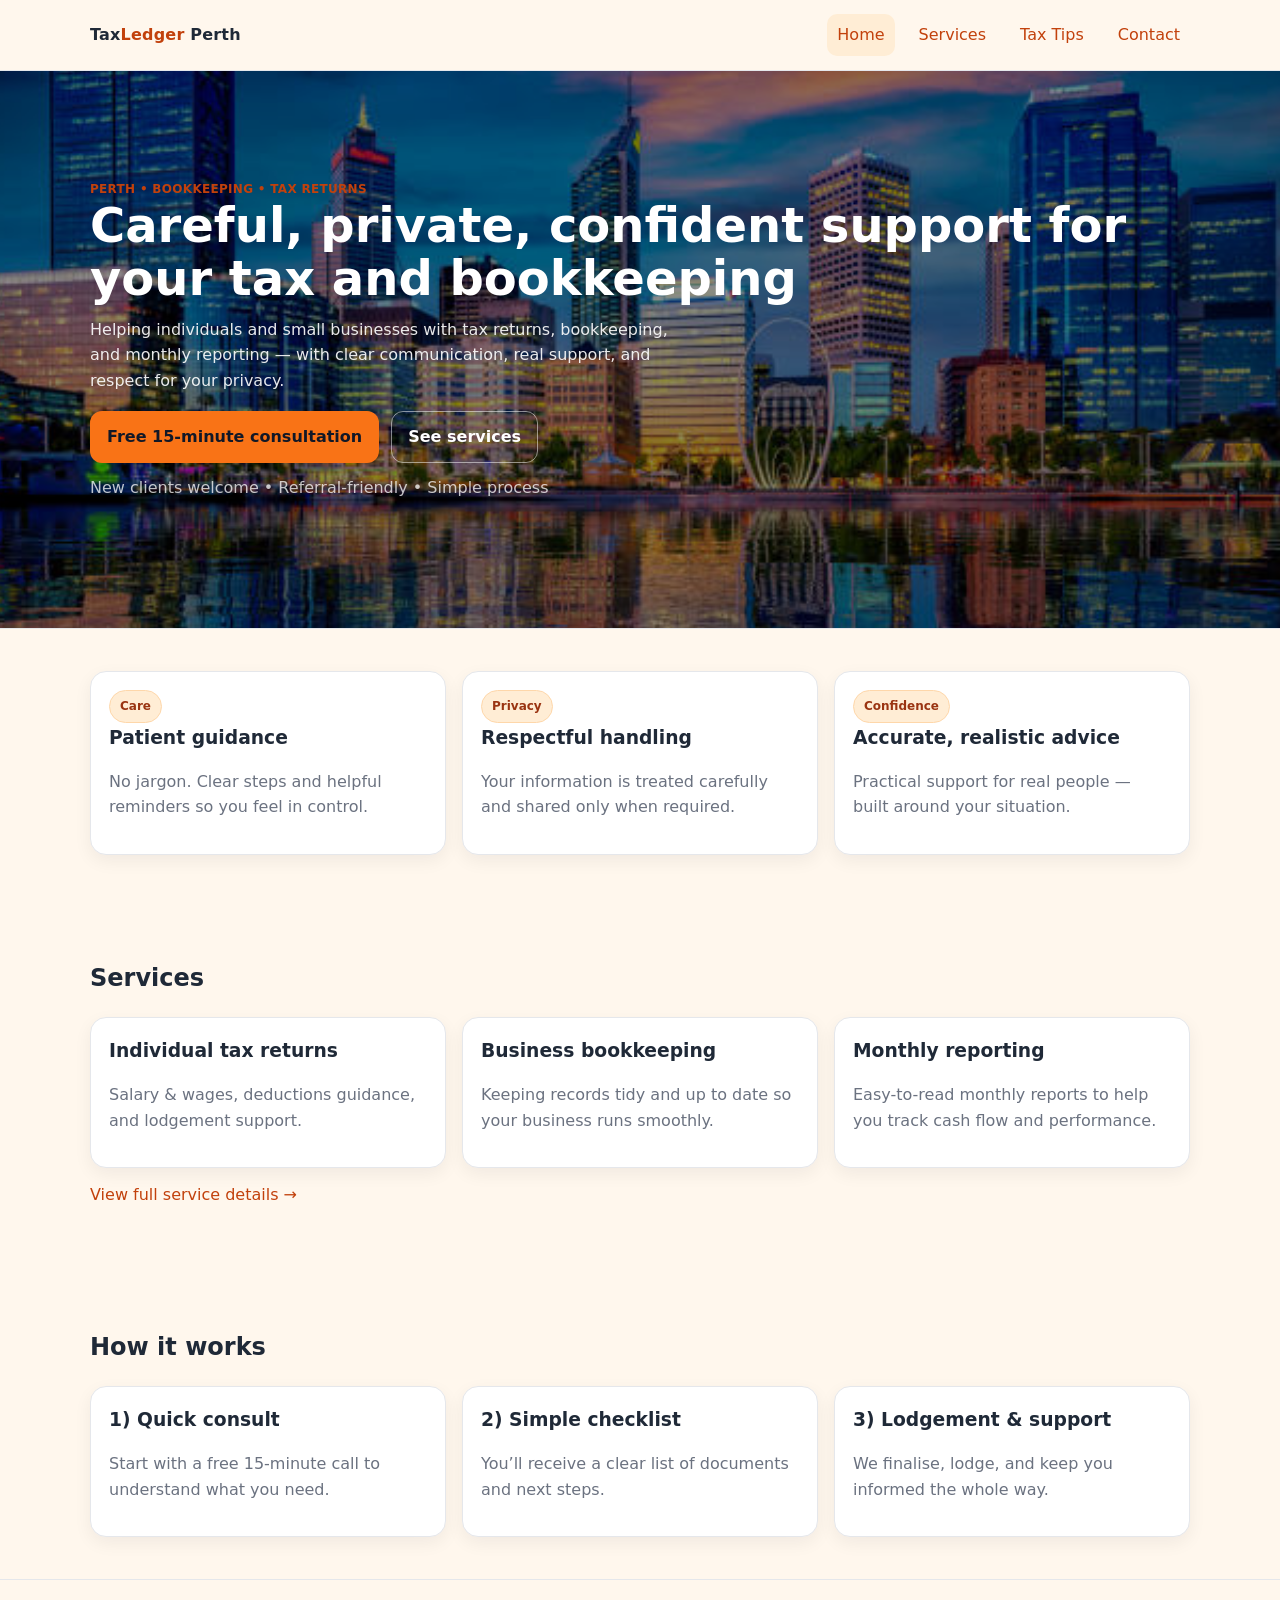
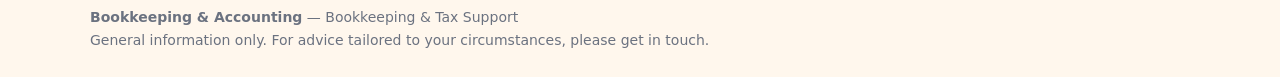
<file: index.html>
<!DOCTYPE html>

<html> 
      <head>
          <meta charset="UTF-8">
          <meta name="viewport" content="width=device-width, initial-scale=1.0">
            <title>Perth Bookkeeping & Tax Support</title>
            <link rel="stylesheet" href="style.css" />
            <title>

      
      </head>
             <title>Perth Bookkeeping & Tax Support</title>
  <link rel="stylesheet" href="style.css" />
  
</head>
<body>
  <header class="nav">
    <div class="container nav-inner">
      <div class="brand">Tax<span>Ledger</span> Perth</div>
      <nav class="nav-links">
        <a class="active" href="index.html">Home</a>
        <a href="services.html">Services</a>
        <a href="tax_tips.html">Tax Tips</a>
        <a href="contact.html">Contact</a>
      </nav>
    </div>
  </header>

  <section class="hero">
    <img src="perth photo.jpg" alt="Perth city skyline" />
    <div class="container hero-content">
      <div class="kicker">Perth • Bookkeeping • Tax Returns</div>
      <h1>Careful, private, confident support for your tax and bookkeeping</h1>
      <p>
        Helping individuals and small businesses with tax returns, bookkeeping, and monthly reporting —
        with clear communication, real support, and respect for your privacy.
      </p>
      <div class="cta-row">
        <a class="btn btn-primary" href="contact.html">Free 15-minute consultation</a>
        <a class="btn btn-ghost" href="services.html">See services</a>
      </div>
      <p class="muted" style="margin-top:12px;color:rgba(255,255,255,0.75);">
        New clients welcome • Referral-friendly • Simple process
      </p>
    </div>
  </section>

  <section class="section">
    <div class="container">
      <div class="grid grid-3">
        <div class="card">
          <span class="badge">Care</span>
          <h3>Patient guidance</h3>
          <p class="muted">No jargon. Clear steps and helpful reminders so you feel in control.</p>
        </div>
        <div class="card">
          <span class="badge">Privacy</span>
          <h3>Respectful handling</h3>
          <p class="muted">Your information is treated carefully and shared only when required.</p>
        </div>
        <div class="card">
          <span class="badge">Confidence</span>
          <h3>Accurate, realistic advice</h3>
          <p class="muted">Practical support for real people — built around your situation.</p>
        </div>
      </div>
    </div>
  </section>

  <section class="section">
    <div class="container">
      <h2>Services</h2>
      <div class="grid grid-3" style="margin-top:14px;">
        <div class="card">
          <h3>Individual tax returns</h3>
          <p class="muted">Salary & wages, deductions guidance, and lodgement support.</p>
        </div>
        <div class="card">
          <h3>Business bookkeeping</h3>
          <p class="muted">Keeping records tidy and up to date so your business runs smoothly.</p>
        </div>
        <div class="card">
          <h3>Monthly reporting</h3>
          <p class="muted">Easy-to-read monthly reports to help you track cash flow and performance.</p>
        </div>
      </div>
      <p style="margin-top:14px;">
        <a href="services.html">View full service details →</a>
      </p>
    </div>
  </section>

  <section class="section">
    <div class="container">
      <h2>How it works</h2>
      <div class="grid grid-3" style="margin-top:14px;">
        <div class="card">
          <h3>1) Quick consult</h3>
          <p class="muted">Start with a free 15-minute call to understand what you need.</p>
        </div>
        <div class="card">
          <h3>2) Simple checklist</h3>
          <p class="muted">You’ll receive a clear list of documents and next steps.</p>
        </div>
        <div class="card">
          <h3>3) Lodgement & support</h3>
          <p class="muted">We finalise, lodge, and keep you informed the whole way.</p>
        </div>
      </div>
    </div>
  </section>

  <footer class="footer">
    <div class="container">
      <div><strong>Bookkeeping & Accounting</strong> — Bookkeeping & Tax Support</div>
      <div class="muted">General information only. For advice tailored to your circumstances, please get in touch.</div>
    </div>
  </footer>
</body>
</html>
</html>
</file>
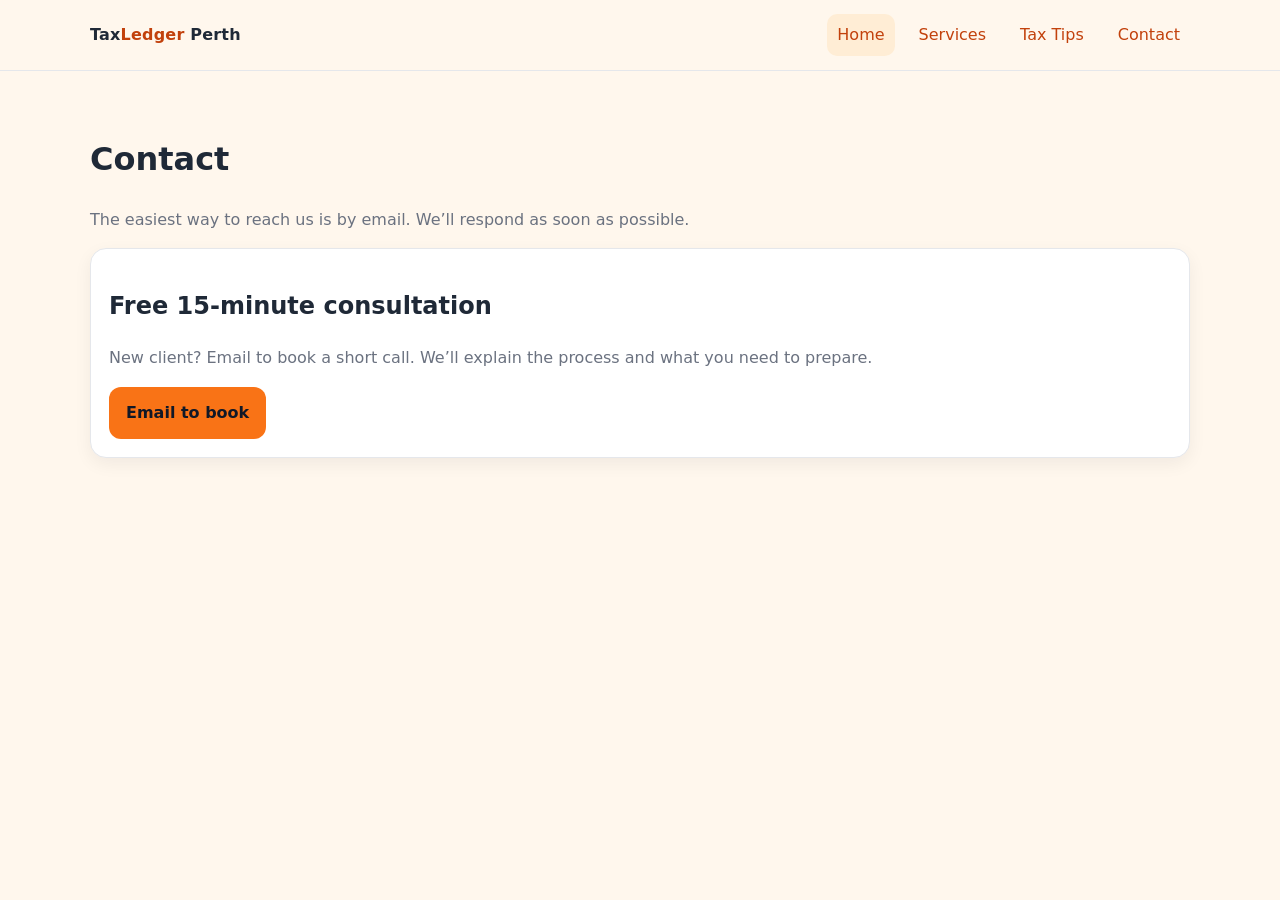
<file: contact.html>
<!DOCTYPE html>

<html> 
      <head>
          <meta charset="UTF-8">
          <meta name="viewport" content="width=device-width, initial-scale=1.0">
            <title>Perth Bookkeeping & Tax Support</title>
            <link rel="stylesheet" href="style.css" />
            <title>

      
      </head>
             <title>Perth Bookkeeping & Tax Support</title>
  <link rel="stylesheet" href="style.css" />
</head>
<body>
  <header class="nav">
    <div class="container nav-inner">
      <div class="brand">Tax<span>Ledger</span> Perth</div>
      <nav class="nav-links">
        <a class="active" href="index.html">Home</a>
        <a href="services.html">Services</a>
        <a href="tax_tips.html">Tax Tips</a>
        <a href="contact.html">Contact</a>
      </nav>
    </div>
  </header>
        <main class="section">
            <div class="container">
                <h1>Contact</h1>
                <p class="muted"> The easiest way to reach us is by email. We’ll respond as soon as possible.</p>

                <div class="card" style="margin-top:14px;">
                    <h2>Free 15-minute consultation</h2>
                    <p class="muted"> New client? Email to book a short call. We’ll explain the process and what you need to prepare.</p>


                    <a class="btn btn-primary" href="taxledgerperth@gmail.com">Email to book</a>


            </div>
                </div>
</body>
</main>
</file>
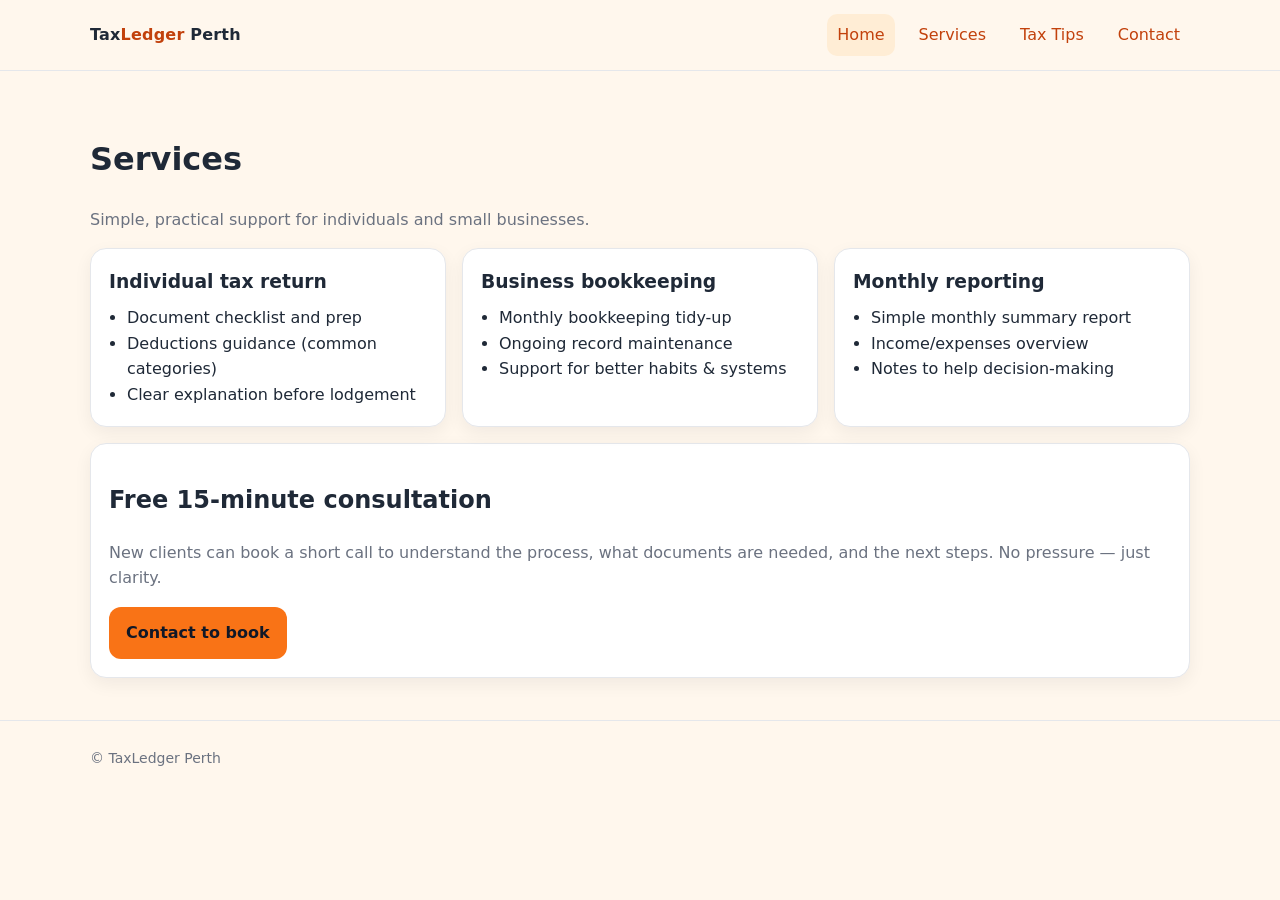
<file: Services.html>
<!DOCTYPE html>

<html> 
      <head>
          <meta charset="UTF-8">
          <meta name="viewport" content="width=device-width, initial-scale=1.0">
            <title>Perth Bookkeeping & Tax Support</title>
            <link rel="stylesheet" href="style.css" />
            <title>

      
      </head>
             <title>Perth Bookkeeping & Tax Support</title>
  <link rel="stylesheet" href="style.css" />
</head>
<body>
  <header class="nav">
    <div class="container nav-inner">
      <div class="brand">Tax<span>Ledger</span> Perth</div>
      <nav class="nav-links">
        <a class="active" href="index.html">Home</a>
        <a href="services.html">Services</a>
        <a href="tax_tips.html">Tax Tips</a>
        <a href="contact.html">Contact</a>
      </nav>
    </div>
  </header>

  <main class="section">
    <div class="container">
      <h1>Services</h1>
      <p class="muted">Simple, practical support for individuals and small businesses.</p>

      <div class="grid grid-3" style="margin-top:14px;">
        <div class="card">
          <h3>Individual tax return</h3>
          <ul class="list">
            <li>Document checklist and prep</li>
            <li>Deductions guidance (common categories)</li>
            <li>Clear explanation before lodgement</li>
          </ul>
        </div>

        <div class="card">
          <h3>Business bookkeeping</h3>
          <ul class="list">
            <li>Monthly bookkeeping tidy-up</li>
            <li>Ongoing record maintenance</li>
            <li>Support for better habits & systems</li>
          </ul>
        </div>

        <div class="card">
          <h3>Monthly reporting</h3>
          <ul class="list">
            <li>Simple monthly summary report</li>
            <li>Income/expenses overview</li>
            <li>Notes to help decision-making</li>
          </ul>
        </div>
      </div>

      <div class="card" style="margin-top:16px;">
        <h2>Free 15-minute consultation</h2>
        <p class="muted">
          New clients can book a short call to understand the process, what documents are needed,
          and the next steps. No pressure — just clarity.
        </p>
        <a class="btn btn-primary" href="contact.html">Contact to book</a>
      </div>
    </div>
  </main>

  <footer class="footer">
    <div class="container">© TaxLedger Perth</div>
  </footer>
</body>
</html>
</file>
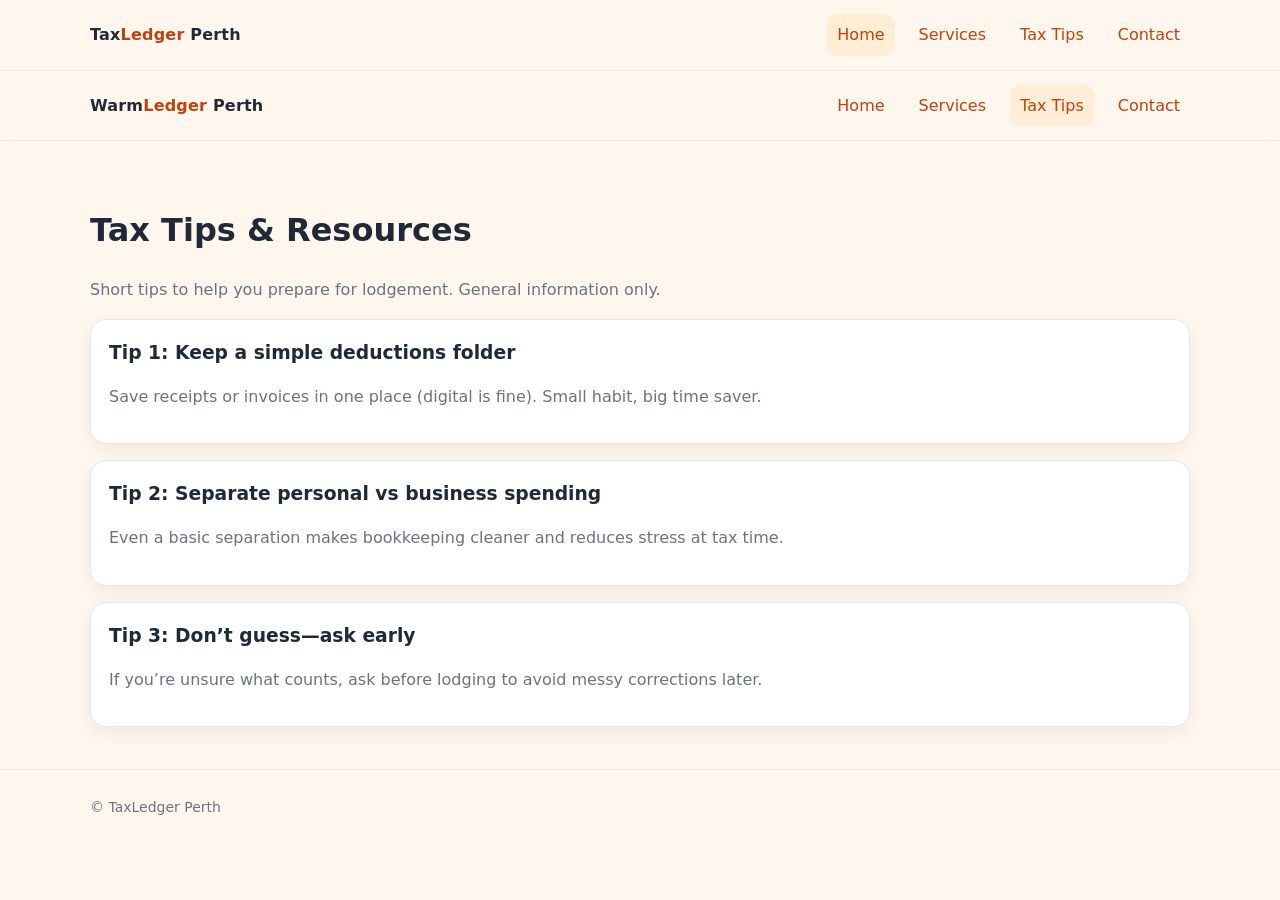
<file: tax_tips.html>
<!DOCTYPE html>

<html> 
      <head>
          <meta charset="UTF-8">
          <meta name="viewport" content="width=device-width, initial-scale=1.0">
            <title>Perth Bookkeeping & Tax Support</title>
            <link rel="stylesheet" href="style.css" />
            <title>

      
      </head>
             <title>Perth Bookkeeping & Tax Support</title>
  <link rel="stylesheet" href="style.css" />
</head>
<body>
  <header class="nav">
    <div class="container nav-inner">
      <div class="brand">Tax<span>Ledger</span> Perth</div>
      <nav class="nav-links">
        <a class="active" href="index.html">Home</a>
        <a href="services.html">Services</a>
        <a href="tax_tips.html">Tax Tips</a>
        <a href="contact.html">Contact</a>
      </nav>
    </div>
  </header>
  <body>
  <header class="nav">
    <div class="container nav-inner">
      <div class="brand">Warm<span>Ledger</span> Perth</div>
      <nav class="nav-links">
        <a href="index.html">Home</a>
        <a href="services.html">Services</a>
        <a class="active" href="tax-tips.html">Tax Tips</a>
        <a href="contact.html">Contact</a>
      </nav>
    </div>
  </header>

  <main class="section">
    <div class="container">
      <h1>Tax Tips & Resources</h1>
      <p class="muted">Short tips to help you prepare for lodgement. General information only.</p>

      <div class="grid" style="margin-top:14px;">
        <article class="card">
          <h3>Tip 1: Keep a simple deductions folder</h3>
          <p class="muted">Save receipts or invoices in one place (digital is fine). Small habit, big time saver.</p>
        </article>

        <article class="card">
          <h3>Tip 2: Separate personal vs business spending</h3>
          <p class="muted">Even a basic separation makes bookkeeping cleaner and reduces stress at tax time.</p>
        </article>

        <article class="card">
          <h3>Tip 3: Don’t guess—ask early</h3>
          <p class="muted">If you’re unsure what counts, ask before lodging to avoid messy corrections later.</p>
        </article>
      </div>
    </div>
  </main>

  <footer class="footer">
    <div class="container">© TaxLedger Perth</div>
  </footer>
</body>
</html>
</file>
<file: style.css>
:root{
--bg: #FFF7ED;
--card: #FFFFFF;
--text: #1F2937;
--muted: #6B7280;
--primary: #C2410C;
--accent: #F97316;
--border: #E5E7EB;
}

*{ box-sizing: border-box; }
body{
margin: 0;
font-family: system-ui, -apple-system, Segoe UI, Roboto, Arial, sans-serif;
background: var(--bg);
color: var(--text);
line-height: 1.6;
}

a{ color: var(--primary); text-decoration: none; }
a:hover{ text-decoration: underline; }

.container{
width: min(1100px, 92%);
margin: 0 auto;
}

.nav{
background: rgba(255, 247, 237, 0.85);
backdrop-filter: blur(6px);
border-bottom: 1px solid var(--border);
position: sticky;
top: 0;
z-index: 50;
}

.nav-inner{
display: flex;
align-items: center;
justify-content: space-between;
padding: 14px 0;
gap: 16px;
}

.brand{
font-weight: 800;
letter-spacing: 0.2px;
}
.brand span{ color: var(--primary); }

.nav-links{
display: flex;
gap: 14px;
flex-wrap: wrap;
}
.nav-links a{
padding: 8px 10px;
border-radius: 10px;
}
.nav-links a.active,
.nav-links a:hover{
background: #FFEDD5;
text-decoration: none;
}

.hero{
position: relative;
min-height: 62vh;
display: grid;
align-items: center;
border-bottom: 1px solid var(--border);
background: #000;
overflow: hidden;
}

.hero img{
position: absolute;
inset: 0;
width: 100%;
height: 100%;
object-fit: cover;
opacity: 0.55;
transform: scale(1.02);
}

.hero-content{
position: relative;
padding: 56px 0;
color: #fff;
}

.hero h1{
font-size: clamp(30px, 4vw, 48px);
line-height: 1.1;
margin: 0 0 12px 0;
}

.hero p{
max-width: 58ch;
margin: 0 0 18px 0;
color: rgba(255,255,255,0.9);
}

.cta-row{
display: flex;
gap: 12px;
flex-wrap: wrap;
}

.btn{
display: inline-block;
padding: 12px 16px;
border-radius: 12px;
font-weight: 700;
border: 1px solid transparent;
}

.btn-primary{
background: var(--accent);
color: #111827;
}
.btn-primary:hover{ filter: brightness(0.98); text-decoration: none; }

.btn-ghost{
background: transparent;
border-color: rgba(255,255,255,0.5);
color: #fff;
}
.btn-ghost:hover{ background: rgba(255,255,255,0.08); text-decoration: none; }

.section{
padding: 42px 0;
}

.grid{
display: grid;
gap: 16px;
}

.grid-3{
grid-template-columns: repeat(3, minmax(0, 1fr));
}

@media (max-width: 860px){
.grid-3{ grid-template-columns: 1fr; }
}

.card{
background: var(--card);
border: 1px solid var(--border);
border-radius: 16px;
padding: 18px;
box-shadow: 0 6px 18px rgba(17,24,39,0.06);
}

.card h3{
margin: 0 0 8px 0;
}

.muted{ color: var(--muted); }

.badge{
display: inline-block;
font-weight: 700;
font-size: 12px;
padding: 6px 10px;
border-radius: 999px;
background: #FFEDD5;
color: #9A3412;
border: 1px solid #FED7AA;
}

.footer{
padding: 26px 0;
border-top: 1px solid var(--border);
color: var(--muted);
font-size: 14px;
}

.kicker{
font-weight: 800;
color: var(--primary);
letter-spacing: 0.3px;
text-transform: uppercase;
font-size: 12px;
}

.list{
padding-left: 18px;
margin: 8px 0 0 0;
}
</file>
